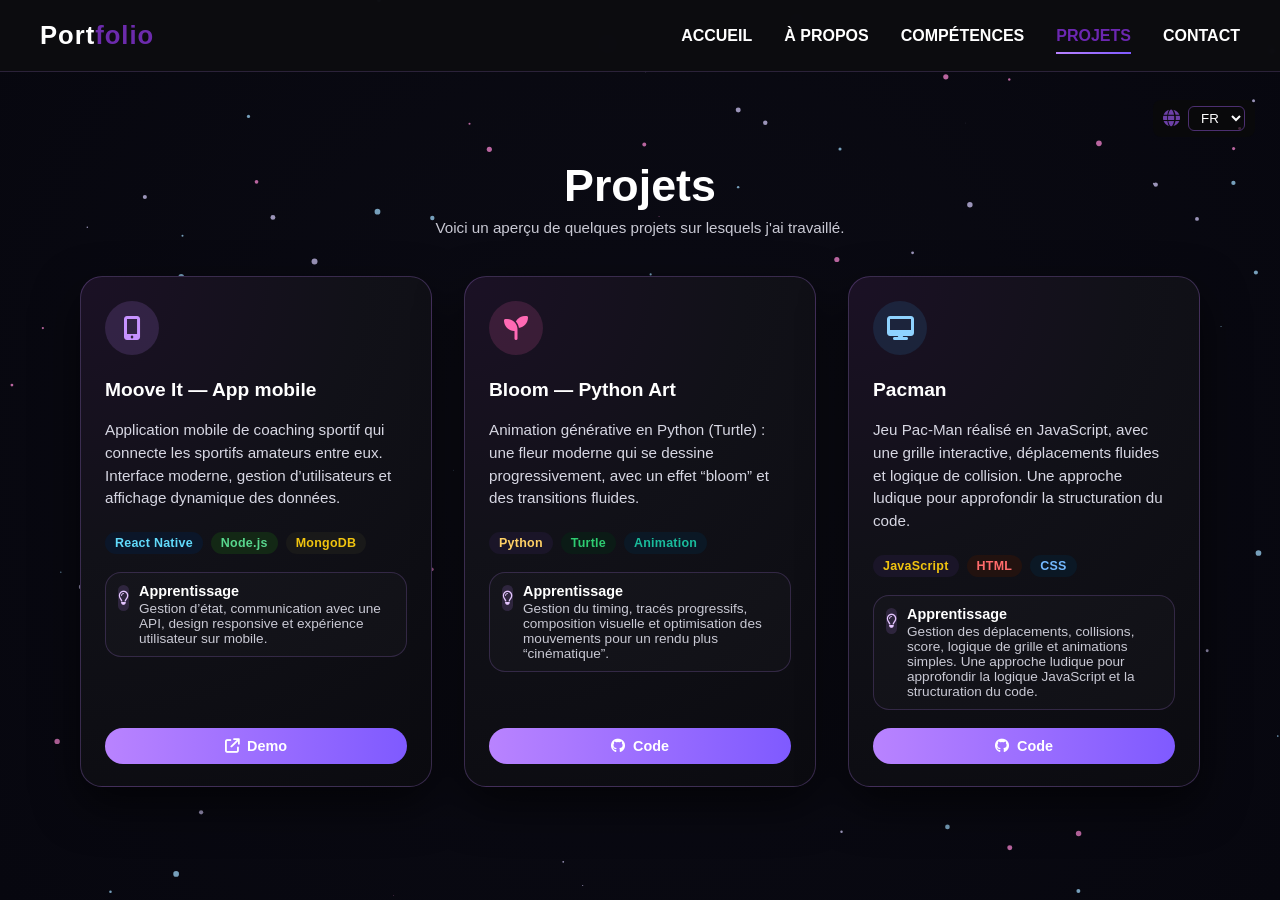
<file: projects.html>
<!DOCTYPE html>
<html lang="fr">
<head>
  <meta charset="UTF-8" />
  <meta name="viewport" content="width=device-width, initial-scale=1.0" />
  <title>Mes Projets - Portfolio</title>
  <link rel="stylesheet" href="style.css" />
  <link rel="stylesheet" href="https://cdnjs.cloudflare.com/ajax/libs/font-awesome/6.5.0/css/all.min.css" />
</head>

<body>
  <header>
  <div class="header-inner">
    <div class="logo">Port<span>folio</span></div>

    <nav class="menu-box">
      <ul>
        <!-- ICI on revient vers index.html -->
        <li><a href="index.html#home" >ACCUEIL</a></li>
        <li><a href="index.html#about">À PROPOS</a></li>
        <li><a href="index.html#skills">COMPÉTENCES</a></li>
        <li><a href="projects.html#projects"class="active">PROJETS</a></li>
        <li><a href="index.html#contact">CONTACT</a></li>
      </ul>
    </nav>

    <div class="lang-toggle">
      <i class="fa-solid fa-globe"></i>
      <select id="languageSelect">
        <option value="fr">FR</option>
        <option value="en">EN</option>
      </select>
    </div>
  </div>
</header>

  <section id="projects" class="projects-page">
  <div class="projects-page-header">
    <h1 class="section-title big-title">Projects</h1>
    <p class="section-subtitle">
      Voici un aperçu de quelques projets sur lesquels j'ai travaillé.
    </p>
  </div>

  <div class="projects-grid">

    <!-- Carte 1 -->
    <article class="project-card card-moove">
      <div class="project-icon project-icon-purple">
        <i class="fa-solid fa-mobile-screen-button"></i>
      </div>

      <h3 class="project-title">Moove It — App mobile</h3>
      <p class="project-description">
        Application mobile de coaching sportif qui connecte les sportifs amateurs
        entre eux. Interface moderne, gestion d’utilisateurs et affichage
        dynamique des données.
      </p>

      <div class="project-tags">
        <span class="tag tag-react">React Native</span>
        <span class="tag tag-node">Node.js</span>
        <span class="tag tag-db">MongoDB</span>
        
      </div>

      <div class="project-learning">
        <div class="learning-icon">
          <i class="fa-regular fa-lightbulb"></i>
        </div>
        <div>
          <p class="learning-title">Apprentissage</p>
          <p class="learning-text">
            Gestion d’état, communication avec une API, design responsive et
            expérience utilisateur sur mobile.
          </p>
        </div>
      </div>

      <div class="project-actions">
        <a href="https://mooveit.ovh/" target="_blank" class="btn-project solid">
          <i class="fa-solid fa-arrow-up-right-from-square"></i>
          <span>Demo</span>
        </a>
      </div>
    </article>

    <!-- Carte 2  -->
    <!-- Carte Bloom (Python) -->
<article class="project-card card-bloom">  
  <div class="project-icon project-icon-bloom">
    <i class="fa-solid fa-seedling"></i>

  </div>

  <h3 class="project-title">Bloom — Python Art</h3>
  <p class="project-description">
    Animation générative en Python (Turtle) : une fleur moderne qui se dessine
    progressivement, avec un effet “bloom” et des transitions fluides.
  </p>

  <div class="project-tags">
    <span class="tag tag-python">Python</span>
    <span class="tag tag-art">Turtle</span>
    <span class="tag tag-ui">Animation</span>
  </div>

  <div class="project-learning">
    <div class="learning-icon">
      <i class="fa-regular fa-lightbulb"></i>
    </div>
    <div>
      <p class="learning-title">Apprentissage</p>
      <p class="learning-text">
        Gestion du timing, tracés progressifs, composition visuelle et optimisation
        des mouvements pour un rendu plus “cinématique”.
      </p>
    </div>
  </div>

  <div class="project-actions single">
  <a href="https://github.com/nymphab/bloom" target="_blank" class="btn-project solid">
    <i class="fa-brands fa-github"></i>
    <span>Code</span>
  </a>
</div>

</article>



  <!-- Icône -->
  <!-- Card projet : Pacman (même style que Bloom) -->
<article class="project-card card-pacman"> 
  <div class="project-icon project-icon-pacman">
    <i class="fa-solid fa-desktop"></i>
  </div>

  <h3 class="project-title">Pacman</h3>

  <p class="project-description">
    Jeu Pac-Man réalisé en <strong>JavaScript</strong>, avec une grille interactive,
    déplacements fluides et logique de collision. Une approche ludique pour approfondir la structuration du code.
  </p>

  <div class="project-tags">
    <span class="tag tag-js">JavaScript</span>
    <span class="tag tag-html">HTML</span>
    <span class="tag tag-css">CSS</span>
  </div>

  <div class="project-learning">
  <div class="learning-icon">
<i class="fa-regular fa-lightbulb"></i>  </div>
  <div>
      <div class="learning-title">Apprentissage</div>
      <div class="learning-text">
        Gestion des déplacements, collisions, score, logique de grille et animations simples. Une approche ludique pour approfondir la logique JavaScript et la structuration du code.
      </div>
    </div>
  </div>

  <div class="project-actions">
  <a
    href="https://github.com/nymphab/pacman"
    class="btn-project solid"
    target="_blank"
    rel="noreferrer"
  >
    <i class="fa-brands fa-github"></i>
    Code
  </a>
</div>

</article>



</section>

<canvas id="particles"></canvas>

<script src="particle.js"></script>
<script src="lang.js"></script>


</body>
</html>
</file>
<file: style.css>
* {
  margin: 0;
  padding: 0;
  box-sizing: border-box;
}


body {
  font-family: 'Segoe UI', sans-serif;
  background-color: #0d0d0d;
  color: #fff;
  overflow: auto;
padding-top: calc(var(--header-h) + 8px);  /* même valeur que top */
}


:root{
  --header-h: 72px;            /* ajuste si ton header est plus grand/petit */
}

header {
  position: fixed;
  top: 0;
  left: 0;
  right: 0;
  height: var(--header-h);
  z-index: 9999;
  background: rgba(13, 13, 16, 0.96);
  backdrop-filter: blur(8px);
  border-bottom: 1px solid rgba(185,131,247,0.18);
}

.header-inner {
  max-width: 1300px;
  margin: 0 auto;
  padding: 0 40px;
  height: 100%;
  display: flex;
  align-items: center;
  justify-content: flex-start;   
  gap: 40px;                     
}

.cursor {
display:inline-block;
margin-left: 3px;
color:#faf9fa;
font-weight: bold;
animation: blink 1s step-start infinite;
}

@keyframes blink {
50% {
opacity:0;
}

}

.menu-box {
  margin-left: auto; 
}

.menu-box a.active {
  color: #b983ff;
}

.menu-box a.active::after {
  content: "";
  position: absolute;
  bottom: -6px;
  left: 0;
  width: 100%;
  height: 2px;
  background: linear-gradient(90deg, #b983ff, #7f5aff);
}


.menu-box ul {

  list-style: none;
  display: flex;
  gap:2rem;
  margin:0;
  padding:0;
}

.menu-box ul li a {
color: #fff;
text-decoration :none;
text-transform: uppercase;
font-weight:600;
position: relative;
padding:4px 0;
transition: color 0.3s ease;

}
 .menu-box ul li a:hover::after {
content:"";
position: absolute;
bottom:-4px;
left:0;
width: 0%;
height: 2px;
background-color: #6c27b1;
transition: width 0.3s ease-in-out;

 }

.menu-box ul li a:hover::after,
.menu-box ul li a.active::after {
  width: 100%;
}

.menu-box ul li a.active {
  color: #6c27b1;
}

 
.logo {
  font-size: 1.6rem;
  font-weight: bold;
  color: #fff;
  letter-spacing: 1px;
  /*margin-left: 2rem;
  margin-top: 10px;*/
}


.logo span {
  color: #6c2bac;
}

nav ul {
  display: flex;
  gap: 2.5rem;
  list-style: none;
  margin:0;
  padding:0;
}

nav ul li {
position: relative;

nav ul li:not(:last-child)::after {
content: "";
position: absolute;


}

}
nav ul li a {
  position: relative;
  text-decoration: none;
  color: #e5e5f0;
  /*font-weight: 500;*/
  position: relative;
  padding-bottom: 5px;
  transition: color 0.3s ease;
}


nav ul li a::after {
content: "";
position: absolute;
left: 0;
bottom: -4px;
width: 0%;
height: 2px;
background-color: #6c27b1;
transition: width 0.3s ease-in-out;
}

nav ul li a:hover::after {
width: 100%;

}

nav ul li a:hover {
color: #6c27b1;

}

nav ul li a:active {
  border-bottom: 2px solid #6c27b1;
  padding-bottom: 4px;
color: #6c27b1;

}

nav ul li a:active::after {
width: 100%;

}


.hero {
  height: 100vh;
  position: relative;
  display: flex;
  align-items: center;
  justify-content: center;
  padding: 0 2rem;
  text-align: center;
}

.hero .content {
  z-index: 2;
  max-width: 700px;
}

.hero h1 {
  font-size: 3rem;
  line-height: 1.3;
  margin-bottom: 1rem;
}

.hero .name {
  color: #6c27b1;
}

.hero p {
  color: #aaa;
  font-size: 1rem;
  margin-bottom: 2rem;
}

.hero .highlight {
  color: #6c27b1;
}

.cta {
  padding: 0.8rem 1.5rem;
  border: 1px solid #a25de7;
  color: #a270d4;
  text-decoration: none;
  transition: all 0.3s ease;
}

.cta:hover {
  background-color: #b288db;
  color: #0d0d0d;
}

/* Particles canvas */
canvas#particles {
  position: fixed; /* reste en fond */
  top: 0;
  left: 0;
  width: 100%;
  height: 100%;
  z-index: -1; /* envoie derrière tout */
  pointer-events: none; /* important : empêche de bloquer les clics et le scroll */
  background: radial-gradient(circle at center, #0b0b15 0%, #070710 100%);
  opacity: 0.9;
}

#about {
scroll-margin-top: 80px;
}

.about-section {
  color: #e5e5f0;
  padding: 4rem 2rem;
  line-height: 1.8;
  font-family: 'Manrope', sans-serif;
  max-width: 900px;
  margin: 0 auto;
}

.about-section h2 {
  font-size: 2.5rem;
  margin-bottom: 2rem;
  color: #ffffff;
}

.about-section .highlight {
  color: #6c27b1; /* Violet avec couleur */
  font-weight: 600;
}

.about-section p {
  font-size: 1.1rem;
  margin-bottom: 1.8rem;
  text-align: justify;
}

html {
scroll-behavior: smooth;
.container-about {
  background-color: rgba(255, 255, 255, 0.03);
  border: 1px solid rgba(176, 132, 247, 0.2);
  border-radius: 16px;
  padding: 2rem;
  display: flex;
  gap: 3rem;
  flex-wrap: wrap;
  justify-content: space-between;
  margin: 4rem auto;
  max-width: 1000px;
  box-shadow: 0 0 20px rgba(176, 132, 247, 0.15);
}


.skill span {
  display: block;
  margin-bottom: 0.3rem;
  font-weight: bold;
}


}
.container-about {
  background-color: rgba(255, 255, 255, 0.03);
  border: 1px solid rgba(176, 132, 247, 0.2);
  border-radius: 16px;
  padding: 2rem;
  display: flex;
  flex-direction: row; /* 🟣 Force l'affichage en ligne */
  gap: 3rem;
  justify-content: space-between;
  align-items: flex-start;
  flex-wrap: nowrap; /* 🟣 Ne pas repasser en colonne */
  margin: 4rem auto;
  max-width: 1000px;
  box-shadow: 0 0 20px rgba(176, 132, 247, 0.15);
}

.about-section {
  padding: 60px 20px;
  display: flex;
  justify-content: center;
}

.about-container {
  display: flex;
  flex-direction: row;
  justify-content: space-between;
  gap: 50px;
  max-width: 1200px;
  width: 100%;
  background-color: rgba(255, 255, 255, 0.02);
  border: 1px solid rgba(255, 255, 255, 0.1);
  border-radius: 20px;
  padding: 40px;
  backdrop-filter: blur(8px);
  box-shadow: 0 0 20px rgba(150, 100, 255, 0.2);
}

.about-text {
  flex: 1;
  color: white;
}

.skills {
  flex: 1;
}

.skills h3 {
  margin-bottom: 20px;
}

.skill {
  margin-bottom: 15px;
}

.bar {
  background-color: #ccc;
  border-radius: 10px;
  height: 10px;
  overflow: hidden;
}

.progress {
  height: 10px;
  background: linear-gradient(to right, #b385e0, #8e43da);
  border-radius: 10px;
}
.skills-section {
  padding: 80px 60px;
  color: #fff;
  background-color: transparent;
}

.section-title {
  font-size: 2.5rem;
  text-align: center;
  margin-bottom: 40px;
}


.skill-card {
  background: rgba(255, 255, 255, 0.05);
  border: 1px solid rgba(255, 255, 255, 0.08);
  padding: 20px;
  border-radius: 16px;
  box-shadow: 0 0 10px rgba(189, 147, 249, 0.2);
  transition: transform 0.3s ease;
}

.skill-card:hover {
  transform: translateY(-5px);
}

.skill-card h3 {
  margin: 0;
  font-size: 1.2rem;
  margin-bottom: 10px;
}

.level {
  display: inline-block;
  padding: 2px 10px;
  font-size: 0.85rem;
  border-radius: 999px;
  margin-bottom: 10px;
}

.level.advanced {
  background-color: #8c3bdd;
  color: #fff;
}

.level.beginner {
  background-color: #ab6fe7;
  color: #fff;
}

.progress-bar {
  height: 8px;
  background: rgba(255, 255, 255, 0.2);
  border-radius: 5px;
  overflow: hidden;
}

.progress-fill {
  height: 100%;
  background: linear-gradient(to right, #bf93eb, #843bce);
}
.skills-grid {
  display: grid;
  grid-template-columns: repeat(4, 1fr); /* 4 colonnes */
  gap: 30px;
  margin-top: 40px;
  max-width: 1200px;
  margin-left: auto;
  margin-right: auto;
}
@media screen and (max-width: 900px) {
  .skills-grid {
    grid-template-columns: repeat(2, 1fr); /* 2 blocs par ligne */
  }
}

@media screen and (max-width: 600px) {
  .skills-grid {
    grid-template-columns: 1fr; /* 1 seul bloc par ligne */
  }
} 

/* SECTION CONTACT */
.contact-section {
  padding: 100px 10%;
  text-align: center;
  color: #fff;
}

.contact-section h2 {
  font-size: 2.3rem;
  margin-bottom: 10px;
}

.contact-section p {
  color: #bbb;
  margin-bottom: 60px;
}

/* conteneur des 2 blocs */
.contact-container {
  display: flex;
  justify-content: center;
  gap: 40px;
  flex-wrap: wrap;
}

/* blocs gauche/droite */
.contact-info,
.contact-form {
  flex: 1 1 420px;
  max-width: 480px;
  background: rgba(255, 255, 255, 0.05);
  border: 1px solid rgba(176, 143, 255, 0.2);
  border-radius: 20px;
  padding: 35px;
  box-shadow: 0 0 25px rgba(176, 143, 255, 0.1);
  transition: all 0.3s ease;
  display: flex;
  flex-direction: column;
  justify-content: space-between;
  height: 520px; /* 💜 assure la même hauteur */
}

/* effet survol */
.contact-info:hover,
.contact-form:hover {
  transform: translateY(-5px);
  box-shadow: 0 0 35px rgba(176, 143, 255, 0.3);
}

/* icônes + liens */
.info-item {
  display: flex;
  align-items: center;
  margin: 15px 0;
  gap: 12px;
  color: #ccc;
  background: rgba(255, 255, 255, 0.03);
  padding: 12px 16px;
  border-radius: 10px;
  border: 1px solid transparent;
  transition: all 0.3s ease;
}

.info-item:hover {
  border-color: rgba(176, 143, 255, 0.4);
  background: rgba(176, 143, 255, 0.08);
  color: #fff;
  transform: translateY(-3px);
}

.info-item i {
  color: #b08fff;
}

/* formulaire */
.contact-form input,
.contact-form textarea {
  width: 100%;
  margin: 8px 0;
  padding: 12px 14px;
  border-radius: 10px;
  border: 1px solid rgba(255, 255, 255, 0.2);
  background: rgba(255, 255, 255, 0.05);
  color: white;
  outline: none;
  font-size: 0.95rem;
}

.contact-form input:focus,
.contact-form textarea:focus {
  border-color: rgba(176, 143, 255, 0.7);
  box-shadow: 0 0 10px rgba(176, 143, 255, 0.3);
}

.contact-form button {
  width: 100%;
  margin-top: 10px;
  padding: 12px;
  border: none;
  border-radius: 10px;
  background: linear-gradient(90deg, #b08fff, #7a48ff);
  color: #fff;
  font-weight: 600;
  cursor: pointer;
  transition: all 0.3s ease;
}

.contact-form button:hover {
  background: linear-gradient(90deg, #7a48ff, #b08fff);
  box-shadow: 0 0 15px rgba(176, 143, 255, 0.4);
}

/* icône style réseaux sociaux */
.socials {
  margin-top: 25px;
}

.socials a {
  color: #371b79;
  font-size: 1.3rem;
  margin-right: 12px;
  transition: color 0.3s ease;
}

.socials a:hover {
  color: #fff;
}

/* --- Responsive sur mobile et sur application --- */
@media (max-width: 900px) {
  .contact-container {
    flex-direction: column;
    align-items: center;
  }

  .contact-info,
  .contact-form {
    width: 100%;
  }
}

/* Effet hover sur les éléments de contact */
.info-item {
  display: flex;
  align-items: center;
  margin-bottom: 15px;
  gap: 10px;
  font-size: 0.95rem;
  color: #ddd;
  background: rgba(255, 255, 255, 0.03);
  padding: 12px 15px;
  border-radius: 10px;
  transition: all 0.3s ease;
  border: 1px solid transparent;
  cursor: pointer;
}

.info-item i {
  color: #4b328b;
  font-size: 1.2rem;
  transition: color 0.3s ease;
}

/* 💜 Effet au survol */
.info-item:hover {
  background: rgba(176, 143, 255, 0.1);
  transform: translateY(-3px);
  border: 1px solid rgba(176, 143, 255, 0.3);
  box-shadow: 0 0 12px rgba(176, 143, 255, 0.3);
  color: #fff;
}

.info-item:hover i {
  color: #fff;
}
@keyframes pulseGlow {
  0% { box-shadow: 0 0 10px rgba(176, 143, 255, 0.3); }
  50% { box-shadow: 0 0 20px rgba(176, 143, 255, 0.6); }
  100% { box-shadow: 0 0 10px rgba(176, 143, 255, 0.3); }
}

.info-item:hover {
  animation: pulseGlow 1.5s infinite alternate;
}

/*.projects-section {
  padding: 100px 10%;
  text-align: center;
  color: #fff;
  position: relative;
  z-index: 1;
}

.projects-section h1 {
  font-size: 2.5rem;
  color: #b983ff;
  margin-bottom: 0.5rem;
}

.projects-section p {
  color: #ccc;
  margin-bottom: 3rem;
}

.project-single {
  max-width: 400px; 
  margin: 0 auto; 
  background-color: rgba(30, 30, 30, 0.85);
  border-radius: 12px;
  overflow: hidden;
  box-shadow: 0 6px 18px rgba(0, 0, 0, 0.5);
  transition: transform 0.3s ease, box-shadow 0.3s ease;
}

.project-single:hover {
  transform: translateY(-10px);
  box-shadow: 0 8px 25px rgba(176, 132, 247, 0.5);
}

.project-single img {
  width: 100%;        
  height: auto;      
  display: block;   
  border-bottom: 1px solid rgba(255, 255, 255, 0.1);
}

.project-info {
  padding: 2rem;
  text-align: left;
}

.project-info h3 {
  color: #b983ff;
  margin-bottom: 1rem;
}

.project-info p {
  color: #aaa;
  line-height: 1.6;
  font-size: 1rem;
  margin-bottom: 1.5rem;
}

.project-link {
  display: inline-block;
  color: #b983ff;
  text-decoration: none;
  font-weight: bold;
  border: 1px solid #b983ff;
  padding: 0.7rem 1.5rem;
  border-radius: 8px;
  transition: all 0.3s ease;
}

.project-link:hover {
  background-color: #b983ff;
  color: #0f0f0f;
}*/

/* Globe langue flottant pour changer langage anglais/français) */
.lang-toggle {
  position: fixed;     /* ✅ Sort du flux, ne pousse plus le header */
  top: 100px;           /* distance depuis le haut */
  right: 25px;         /* distance depuis la droite */
  display: flex;
  align-items: center;
  gap: 8px;
  z-index: 9999;
  color: #6d40a8;
  background: rgba(10,10,10,0.7);
  padding: 6px 10px;
  /*border: 1px solid #b983ff33;*/
  border-radius: 8px;
  backdrop-filter: blur(4px);
}

.lang-toggle i{ font-size: 1.05rem; }
#languageSelect{
  background: transparent; color: #fdfdfd; border: 1px solid #4c2f70;
  border-radius: 6px; padding: 3px 8px; cursor: pointer; font-family: inherit;
}
#languageSelect option{ background:#141414; color:#fff; }

/* ===== FOOTER ===== */

.footer {
  width: 100%;
  padding: 40px 0;
  background: #0b0b0f;
  border-top: 1px solid rgba(185,131,247,0.18);
  margin-top: 80px;
}

.footer-container {
  max-width: 1300px;
  margin: 0 auto;
  padding: 0 40px;
  display: flex;
  justify-content: space-between;
  align-items: center;
  flex-wrap: wrap;
  gap: 20px;
}

/* Colonne gauche */
.footer-info h3 {
  font-size: 1.2rem;
  font-weight: 700;
  color: #5b4392;
}

.footer-info p {
  color: #cfcfcf;
  margin: 4px 0;
}

/* Colonne centrale */
.footer-desc {
  text-align: center;
  color: #d8d8d8;
}

.footer-desc p:nth-child(2) {
  font-size: 0.9rem;
  opacity: 0.8;
}

/* Colonne droite : réseaux */
.footer-socials {
  display: flex;
  gap: 20px;
}

.footer-socials a {
  color: #7642b9;
  font-size: 1.3rem;
  transition: 0.3s;
}

.footer-socials a:hover {
  color: #a97cdd;
  transform: translateY(-3px);
}

/* Responsive  */
@media (max-width: 768px) {
  .footer-container {
    flex-direction: column;
    text-align: center;
  }
}
/* ===== PAGE PROJECTS ===== */

.projects-page {
  position: relative;
  z-index: 1;
  padding: 80px 0 100px;
}

.projects-page-header {
  text-align: center;
  margin-bottom: 40px;
}

.projects-page-header .big-title {
  font-size: 2.8rem;
  margin-bottom: 8px;
}

.projects-page-header .section-subtitle {
  color: #c9c9d4;
  font-size: 0.95rem;
}

/* Grille de cartes */
.projects-grid {
  max-width: 1200px;
  margin: 0 auto;
  padding: 0 40px;
  display: grid;
  gap: 32px;
  grid-template-columns: repeat(auto-fit, minmax(260px, 1fr));
}

/* Carte projet */
.project-card {
  display:flex;
  flex-direction: column;
  background: radial-gradient(circle at top left, #1b1125 0, #111118 45%, #0b0b10 100%);
  border-radius: 22px;
  padding: 24px 24px 22px;
  box-shadow: 0 18px 45px rgba(0,0,0,0.6);
  border: 1px solid rgba(185,131,247,0.26);
  display: flex;
  flex-direction: column;
  gap: 18px;
}

/* Icône en haut */
.project-icon {
  width: 54px;
  height: 54px;
  border-radius: 999px;
  display: flex;
  align-items: center;
  justify-content: center;
  font-size: 1.5rem;
  margin-bottom: 6px;
}

.project-icon-purple {
  background: rgba(185,131,247,0.16);
  color: #c792ff;
}
.project-icon-green {
  background: rgba(46, 204, 113, 0.12);
  color: #2ecc71;
}
.project-icon-blue {
  background: rgba(52, 152, 219, 0.12);
  color: #3498db;
}

/* Titres & textes */
.project-title {
  font-size: 1.2rem;
  font-weight: 700;
}

.project-description {
  font-size: 0.95rem;
  line-height: 1.5;
  color: #d7d7e3;
}

/* Tags techno */
.project-tags {
  display: flex;
  flex-wrap: wrap;
  gap: 8px;
  margin-top: 4px;
}

.tag {
  font-size: 0.78rem;
  padding: 4px 10px;
  border-radius: 999px;
  font-weight: 600;
  letter-spacing: 0.02em;
}

.tag-react {
  background: #0b1629;
  color: #61dafb;
}

.tag-node {
  background: #132815;
  color: #58d68d;
}

.tag-db {
  background: #191919;
  color: #f1c40f;
}

.tag-api {
  background: #16132a;
  color: #b983ff;
}

.tag-next {
  background: #050509;
  color: #ffffff;
}

.tag-ui {
  background: #0b1825;
  color: #1abc9c;
}

/* Bloc apprentissage */
.project-learning {
  display: flex;
  align-items: flex-start;
  gap: 10px;
  padding: 10px 12px;
  border-radius: 16px;
  background: rgba(255,255,255,0.02);
  border: 1px solid rgba(185,131,247,0.2);
}

.learning-icon {
  width: 26px;
  height: 26px;
  border-radius: 999px;
  display: flex;
  align-items: center;
  justify-content: center;
  background: rgba(185,131,247,0.16);
  color: #e4c5ff;
  font-size: 0.9rem;
  margin-top: 2px;
}

.learning-title {
  font-weight: 700;
  font-size: 0.9rem;
  margin-bottom: 2px;
}

.learning-text {
  font-size: 0.85rem;
  color: #c9c9d4;
}

/* Boutons */
.project-actions {
  display: flex;
  gap: 12px;
  margin-top: auto;
}

.btn-project {
  flex: 1;
  border-radius: 999px;
  padding: 10px 14px;
  font-size: 0.9rem;
  font-weight: 600;
  display: inline-flex;
  align-items: center;
  justify-content: center;
  gap: 8px;
  text-decoration: none;
  cursor: pointer;
  transition: all 0.2s ease;
}

.btn-project.ghost {
  background: transparent;
  border: 1px solid rgba(185,131,247,0.4);
  color: #e0d5ff;
}

.btn-project.ghost:hover {
  background: rgba(185,131,247,0.12);
}

.btn-project.solid {
  background: linear-gradient(90deg, #b983ff, #7f5aff);
  border: none;
  color: white;
}

.btn-project.solid:hover {
  filter: brightness(1.05);
  transform: translateY(-1px);
}

.btn-project.solid.disabled {
  opacity: 0.5;
  cursor: default;
  pointer-events: none;
}

/* Responsive */
@media (max-width: 768px) {
  .projects-grid {
    padding: 0 20px;
  }
}
/* ===== HOVER EFFECT for project cards ===== */

.project-card {
  transform: translateY(0) scale(1);
  transition: transform 0.35s ease, box-shadow 0.35s ease, border-color 0.35s ease;
}

.project-card:hover {
  transform: translateY(-8px) scale(1.02);
  border-color: rgba(185,131,247,0.45);
  box-shadow: 0 0 28px rgba(185,131,247,0.25);
}
.tag-python{
  background: #1a1528;
  color: #ffd166;
}

.tag-art{
  background: #0b1b16;
  color: #2ecc71;
}

.tag-ui{
  background: #0b1825;
  color: #1abc9c;
}
.project-icon-bloom {
  background: rgba(255, 105, 180, 0.15); /* rose bloom */
  color: #ff69b4;
}

/* ===== Pacman (variant) ===== */
.project-icon-pacman{
  background: rgba(52, 152, 219, 0.14); /* bleu doux */
  color: #8fd3ff;
}

/* Tags Pacman */
.tag-js{
  background: #1a1528;
  color: #f1c40f; /* jaune JS */
}

.tag-html{
  background: #22120f;
  color: #ff6b6b; /* rouge/orange HTML */
}

.tag-css{
  background: #0b1825;
  color: #74b9ff; /* bleu CSS */
}
</file>
